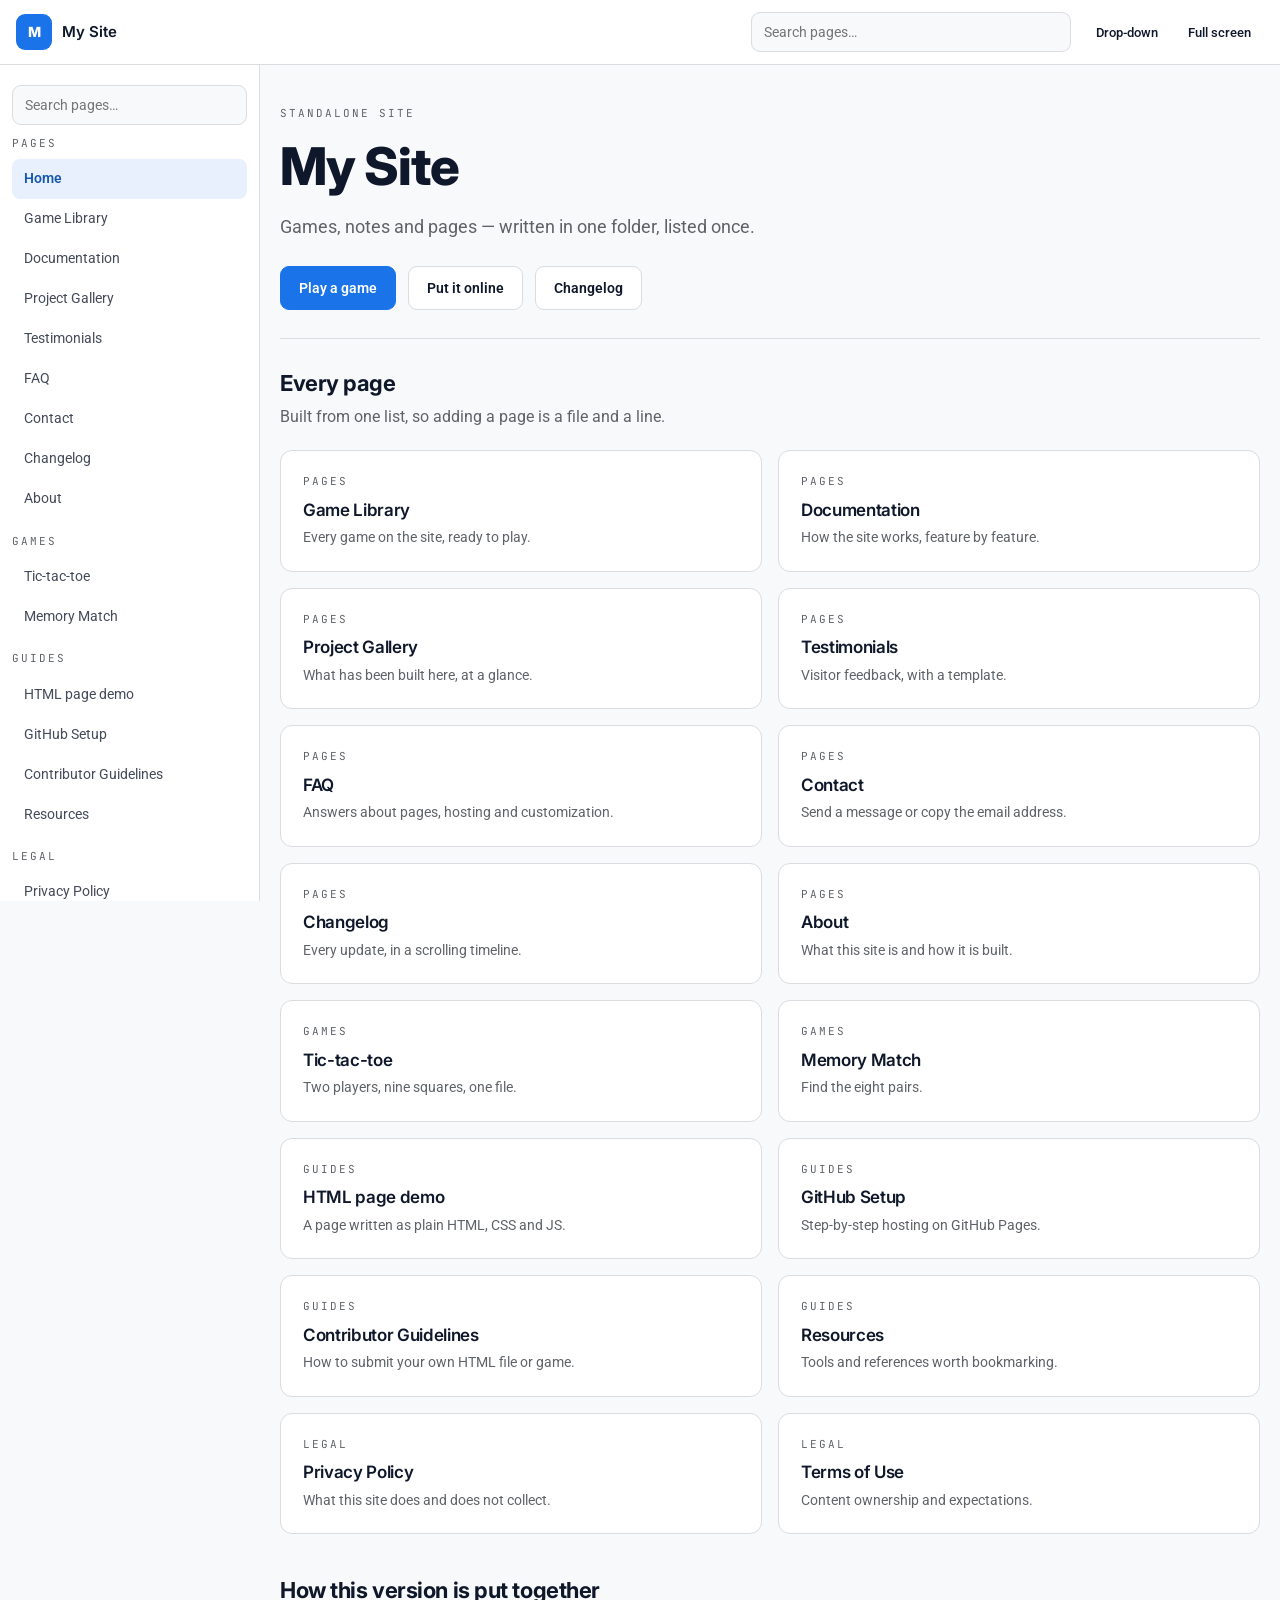
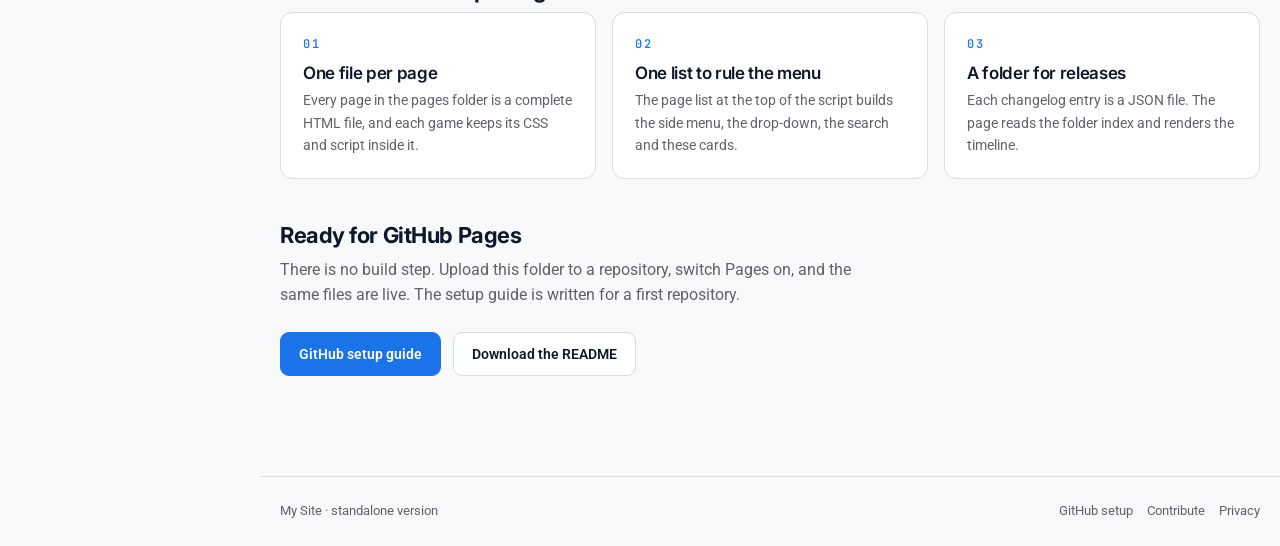
<file: index.html>
<!doctype html>
<html lang="en" data-menu="side">
  <head>
    <meta charset="utf-8" />
    <meta name="viewport" content="width=device-width, initial-scale=1" />
    <title>My Site — home</title>
    <meta name="description" content="A simple site: games, info pages and notes, all in one place." />
    <link rel="stylesheet" href="./assets/site.css" />
  </head>
  <body data-root=".">
    <header id="site-header"></header>

    <div class="site-body">
      <aside id="site-sidebar"></aside>

      <div class="main">
        <main class="page">
          <div class="page-head">
            <p class="mono">Standalone site</p>
            <h1 id="site-title">My Site</h1>
            <p class="lead" id="site-tagline">
              Games, notes and pages — written in one folder, listed once. This copy is plain HTML, CSS and
              JavaScript, ready for GitHub Pages.
            </p>
            <div class="btn-row">
              <a class="btn btn-primary" href="./pages/games.html">Play a game</a>
              <a class="btn" href="./pages/github-setup.html">Put it online</a>
              <a class="btn" href="./pages/changelog.html">Changelog</a>
            </div>
          </div>

          <section class="section">
            <h2>Every page</h2>
            <p>Built from one list, so adding a page is a file and a line.</p>
            <div class="grid-2" id="home-cards" style="margin-top: 20px"></div>
          </section>

          <section class="section">
            <h2>How this version is put together</h2>
            <div class="grid-3">
              <div class="card">
                <span class="step-num mono">01</span>
                <h3>One file per page</h3>
                <p>Every page in the pages folder is a complete HTML file, and each game keeps its CSS and script inside it.</p>
              </div>
              <div class="card">
                <span class="step-num mono">02</span>
                <h3>One list to rule the menu</h3>
                <p>The page list at the top of the script builds the side menu, the drop-down, the search and these cards.</p>
              </div>
              <div class="card">
                <span class="step-num mono">03</span>
                <h3>A folder for releases</h3>
                <p>Each changelog entry is a JSON file. The page reads the folder index and renders the timeline.</p>
              </div>
            </div>
          </section>

          <section class="section">
            <h2>Ready for GitHub Pages</h2>
            <p>
              There is no build step. Upload this folder to a repository, switch Pages on, and the same files are
              live. The setup guide is written for a first repository.
            </p>
            <div class="btn-row">
              <a class="btn btn-primary" href="./pages/github-setup.html">GitHub setup guide</a>
              <a class="btn" href="./README.md" download>Download the README</a>
            </div>
          </section>
        </main>

        <footer id="site-footer"></footer>
      </div>
    </div>

    <button type="button" class="exit-btn" data-action="exit-fullscreen">Exit full screen</button>

    <script src="./assets/app.js"></script>
  </body>
</html>
</file>
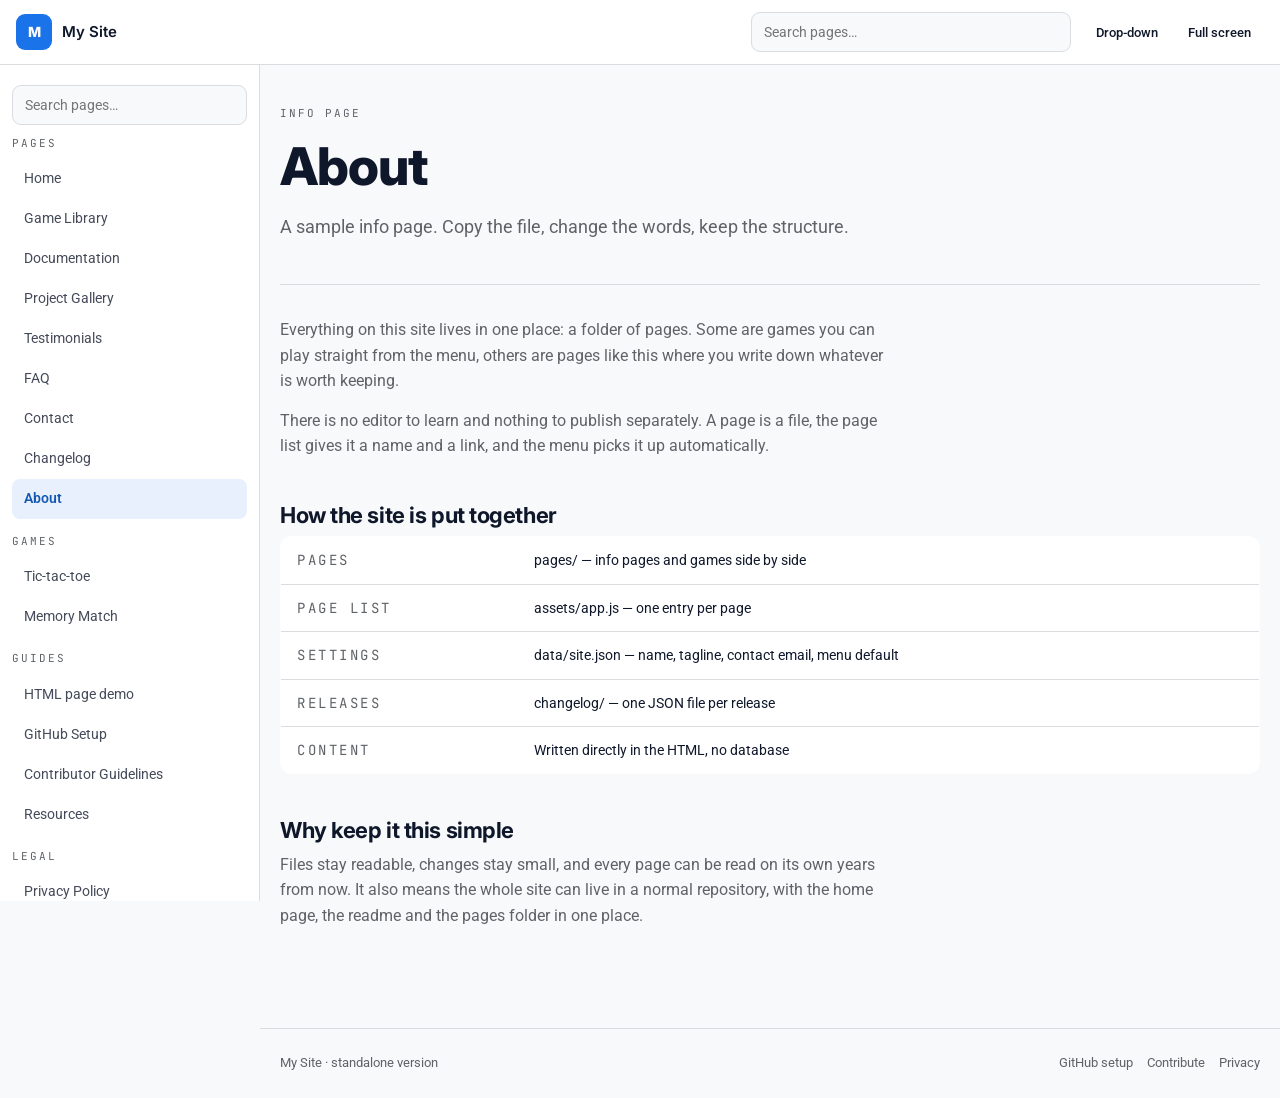
<file: pages/about.html>
<!doctype html>
<html lang="en" data-menu="side">
  <head>
    <meta charset="utf-8" />
    <meta name="viewport" content="width=device-width, initial-scale=1" />
    <title>About — My Site</title>
    <link rel="stylesheet" href="../assets/site.css" />
  </head>
  <body data-root="..">
    <header id="site-header"></header>

    <div class="site-body">
      <aside id="site-sidebar"></aside>

      <div class="main">
        <main class="page">
          <div class="page-head">
            <p class="mono">Info page</p>
            <h1>About</h1>
            <p class="lead">A sample info page. Copy the file, change the words, keep the structure.</p>
          </div>

          <section class="section">
            <p>
              Everything on this site lives in one place: a folder of pages. Some are games you can play straight from
              the menu, others are pages like this where you write down whatever is worth keeping.
            </p>
            <p>
              There is no editor to learn and nothing to publish separately. A page is a file, the page list gives it a
              name and a link, and the menu picks it up automatically.
            </p>
          </section>

          <section class="section">
            <h2>How the site is put together</h2>
            <table class="table">
              <tbody>
                <tr><td class="mono">Pages</td><td>pages/ — info pages and games side by side</td></tr>
                <tr><td class="mono">Page list</td><td>assets/app.js — one entry per page</td></tr>
                <tr><td class="mono">Settings</td><td>data/site.json — name, tagline, contact email, menu default</td></tr>
                <tr><td class="mono">Releases</td><td>changelog/ — one JSON file per release</td></tr>
                <tr><td class="mono">Content</td><td>Written directly in the HTML, no database</td></tr>
              </tbody>
            </table>
          </section>

          <section class="section">
            <h2>Why keep it this simple</h2>
            <p>
              Files stay readable, changes stay small, and every page can be read on its own years from now. It also
              means the whole site can live in a normal repository, with the home page, the readme and the pages folder
              in one place.
            </p>
          </section>
        </main>

        <footer id="site-footer"></footer>
      </div>
    </div>

    <button type="button" class="exit-btn" data-action="exit-fullscreen">Exit full screen</button>
    <script src="../assets/app.js"></script>
  </body>
</html>
</file>
<file: assets/site.css>
@import url('https://fonts.googleapis.com/css2?family=Inter:wght@400;500;600;700;800&family=Roboto:wght@400;500;700&family=JetBrains+Mono:wght@400;500&display=swap');

/* ---------------------------------------------------------------
   Tokens — change these to restyle the whole standalone site
   --------------------------------------------------------------- */
:root {
  --bg: #f8f9fa;
  --card: #ffffff;
  --ink: #0f172a;
  --muted: #5f6368;
  --line: #dadce0;
  --blue: #1a73e8;
  --blue-dark: #1558b0;
  --blue-soft: #e8f0fe;
  --radius: 12px;
  --mono: 'JetBrains Mono', ui-monospace, Menlo, Consolas, monospace;
  --max: 1024px;
}

* { box-sizing: border-box; }

html { scroll-behavior: smooth; }

body {
  margin: 0;
  background: var(--bg);
  color: var(--ink);
  font-family: 'Roboto', 'Inter', system-ui, -apple-system, 'Segoe UI', sans-serif;
  font-size: 17px;
  line-height: 1.6;
  -webkit-font-smoothing: antialiased;
}

h1, h2, h3 { font-family: 'Inter', system-ui, sans-serif; letter-spacing: -0.02em; line-height: 1.15; margin: 0; }
h1 { font-size: clamp(32px, 4.6vw, 52px); font-weight: 800; }
h2 { font-size: 22px; font-weight: 700; }
h3 { font-size: 17px; font-weight: 600; }
p { margin: 0 0 14px; }
a { color: var(--blue); }
img { max-width: 100%; display: block; }
:focus-visible { outline: 2px solid var(--blue); outline-offset: 2px; }

.mono { font-family: var(--mono); font-size: 11px; letter-spacing: 0.18em; text-transform: uppercase; color: var(--muted); }
.muted { color: var(--muted); }
.sr-only {
  position: absolute; width: 1px; height: 1px; padding: 0; margin: -1px;
  overflow: hidden; clip: rect(0, 0, 0, 0); white-space: nowrap; border: 0;
}

/* ------------------------------ top bar ------------------------------ */
.topbar {
  position: sticky; top: 0; z-index: 40;
  background: rgba(255, 255, 255, 0.92);
  border-bottom: 1px solid var(--line);
  backdrop-filter: blur(8px);
}
.topbar-inner {
  display: flex; align-items: center; gap: 12px;
  height: 64px; padding: 0 16px;
}
.brand { display: flex; align-items: center; gap: 10px; text-decoration: none; color: var(--ink); min-width: 0; }
.brand-mark {
  display: grid; place-items: center;
  width: 36px; height: 36px; border-radius: 9px;
  background: var(--blue); color: #fff;
  font-family: 'Inter', system-ui, sans-serif; font-weight: 800; font-size: 14px;
  flex: 0 0 auto;
}
.brand-name { font-family: 'Inter', system-ui, sans-serif; font-weight: 600; font-size: 15px; white-space: nowrap; overflow: hidden; text-overflow: ellipsis; }

.search { position: relative; display: block; flex: 1 1 auto; max-width: 320px; margin-left: auto; }
.search input {
  width: 100%; height: 40px; border-radius: 9px;
  border: 1px solid var(--line); background: var(--bg);
  padding: 0 12px; font-size: 14px; color: var(--ink);
  font-family: inherit;
}
.search input:focus { border-color: var(--blue); outline: none; box-shadow: 0 0 0 3px rgba(26, 115, 232, 0.18); }
.search-results {
  position: absolute; top: calc(100% + 6px); left: 0; right: 0;
  background: var(--card); border: 1px solid var(--line); border-radius: 10px;
  box-shadow: 0 18px 40px -22px rgba(15, 23, 42, 0.5);
  padding: 6px; z-index: 60; max-height: 320px; overflow-y: auto;
}
.search-item {
  display: flex; justify-content: space-between; gap: 10px; align-items: center;
  min-height: 40px; padding: 8px 10px; border-radius: 7px;
  color: var(--ink); text-decoration: none; font-size: 14px;
}
.search-item:hover { background: var(--blue-soft); }
.search-item span { font-family: var(--mono); font-size: 9px; letter-spacing: 0.14em; text-transform: uppercase; color: var(--muted); }
.search-empty { margin: 0; padding: 10px; font-size: 14px; color: var(--muted); }

.topbar-actions { display: flex; align-items: center; gap: 4px; flex: 0 0 auto; }
.icon-btn, .menu-btn {
  display: inline-flex; align-items: center; justify-content: center;
  min-height: 44px; min-width: 44px; padding: 0 12px;
  border-radius: 9px; border: 1px solid transparent; background: transparent;
  color: var(--ink); font-family: inherit; font-size: 13px; font-weight: 500;
  cursor: pointer;
}
.icon-btn:hover, .menu-btn:hover { background: #eef1f5; }
.menu-btn { border-color: var(--line); font-weight: 600; }

.pages-panel {
  position: absolute; right: 16px; top: calc(100% + 8px);
  width: 288px; background: var(--card); border: 1px solid var(--line);
  border-radius: var(--radius); padding: 12px;
  box-shadow: 0 24px 50px -26px rgba(15, 23, 42, 0.55);
  max-height: 74vh; overflow-y: auto;
}
.pages-panel .search { max-width: none; margin: 0 0 10px; }
.pages-panel .search-results { position: static; box-shadow: none; border: 0; padding: 2px 0 0; }

/* ------------------------------ navigation ------------------------------ */
.nav-group { margin: 14px 0 6px; }
.nav-group:first-child { margin-top: 0; }
.nav-link {
  display: flex; align-items: center; min-height: 40px; padding: 0 12px;
  border-radius: 8px; color: rgba(15, 23, 42, 0.78); text-decoration: none; font-size: 14px;
}
.nav-link:hover { background: #eef1f5; color: var(--ink); }
.nav-link.is-active { background: var(--blue-soft); color: var(--blue-dark); font-weight: 600; }

.side { display: none; }
@media (min-width: 900px) {
  html[data-menu="side"] .side {
    display: block; flex: 0 0 260px; width: 260px;
    border-right: 1px solid var(--line); background: var(--card);
    position: sticky; top: 64px; height: calc(100vh - 64px);
    overflow-y: auto; padding: 20px 12px 40px;
  }
  html[data-menu="side"] .side .search { max-width: none; margin: 0 0 10px; }
  html[data-menu="side"] .menu-btn { display: none; }
}
.site-body { display: flex; align-items: stretch; min-height: 60vh; }
.main { flex: 1 1 auto; min-width: 0; display: flex; flex-direction: column; }

/* ------------------------------ page content ------------------------------ */
.page { width: 100%; max-width: var(--max); margin: 0 auto; padding: 40px 20px 32px; flex: 1 1 auto; }
.page-head { border-bottom: 1px solid var(--line); padding-bottom: 28px; margin-bottom: 32px; }
.page-head h1 { margin-top: 12px; }
.lead { margin-top: 16px; font-size: 18px; line-height: 1.65; color: var(--muted); max-width: 64ch; }
.section { margin-bottom: 44px; }
.section > h2 { margin-bottom: 8px; }
.section > p { max-width: 68ch; color: var(--muted); font-size: 16px; }

.grid-2 { display: grid; gap: 16px; grid-template-columns: 1fr; }
.grid-3 { display: grid; gap: 16px; grid-template-columns: 1fr; }
@media (min-width: 720px) {
  .grid-2 { grid-template-columns: 1fr 1fr; }
  .grid-3 { grid-template-columns: repeat(3, 1fr); }
}

.card {
  background: var(--card); border: 1px solid var(--line);
  border-radius: var(--radius); padding: 22px;
}
a.card { display: block; text-decoration: none; color: var(--ink); transition: border-color 0.15s, transform 0.15s, box-shadow 0.15s; }
a.card:hover { border-color: rgba(26, 115, 232, 0.45); transform: translateY(-2px); box-shadow: 0 18px 36px -26px rgba(15, 23, 42, 0.5); }
.card h3 { margin-bottom: 6px; }
.card p { margin: 0; font-size: 14px; line-height: 1.6; color: var(--muted); }
.card .mono { display: block; margin-bottom: 10px; }

.step-num { font-family: var(--mono); font-size: 12px; color: var(--blue); font-weight: 500; }

.btn {
  display: inline-flex; align-items: center; gap: 8px;
  min-height: 44px; padding: 0 18px; border-radius: 9px;
  border: 1px solid var(--line); background: var(--card); color: var(--ink);
  font-family: inherit; font-size: 14px; font-weight: 600; text-decoration: none; cursor: pointer;
}
.btn:hover { background: #eef1f5; }
.btn-primary { background: var(--blue); border-color: var(--blue); color: #fff; }
.btn-primary:hover { background: var(--blue-dark); }
.btn-row { display: flex; flex-wrap: wrap; gap: 12px; margin-top: 24px; }

/* code blocks */
.code { background: #0f172a; color: #e2e8f0; border-radius: var(--radius); overflow: hidden; margin: 14px 0; border: 1px solid #1e293b; }
.code-head { display: flex; justify-content: space-between; align-items: center; gap: 12px; padding: 8px 14px; border-bottom: 1px solid rgba(255, 255, 255, 0.1); font-family: var(--mono); font-size: 10px; letter-spacing: 0.16em; text-transform: uppercase; color: #94a3b8; }
.code pre { margin: 0; padding: 16px; overflow-x: auto; font-family: var(--mono); font-size: 12.5px; line-height: 1.7; }
.code button { background: transparent; border: 0; color: #cbd5e1; font-family: inherit; font-size: 11px; cursor: pointer; padding: 4px 8px; border-radius: 6px; }
.code button:hover { background: rgba(255, 255, 255, 0.1); }

/* lists */
.list-check { list-style: none; margin: 0; padding: 0; }
.list-check li { position: relative; padding-left: 26px; margin-bottom: 8px; font-size: 15px; color: rgba(15, 23, 42, 0.85); }
.list-check li::before { content: "✓"; position: absolute; left: 0; top: 0; color: var(--blue); font-weight: 700; }

.table { width: 100%; border-collapse: collapse; background: var(--card); border: 1px solid var(--line); border-radius: var(--radius); overflow: hidden; }
.table th, .table td { text-align: left; padding: 12px 16px; border-bottom: 1px solid var(--line); font-size: 14px; vertical-align: top; }
.table th { font-family: var(--mono); font-size: 10px; letter-spacing: 0.18em; text-transform: uppercase; color: var(--muted); background: #f1f3f4; }
.table tr:last-child td { border-bottom: 0; }

.badge { display: inline-block; padding: 2px 8px; border-radius: 999px; background: var(--blue-soft); color: var(--blue-dark); font-family: var(--mono); font-size: 9px; letter-spacing: 0.14em; text-transform: uppercase; }

details.faq { background: var(--card); border: 1px solid var(--line); border-radius: var(--radius); padding: 16px 20px; margin-bottom: 10px; }
details.faq summary { cursor: pointer; font-weight: 600; font-size: 15px; list-style: none; display: flex; justify-content: space-between; gap: 16px; }
details.faq summary::-webkit-details-marker { display: none; }
details.faq summary::after { content: "+"; font-family: var(--mono); color: var(--muted); }
details.faq[open] summary::after { content: "−"; }
details.faq p { margin: 10px 0 0; font-size: 15px; color: var(--muted); }

.tile { text-decoration: none; color: var(--ink); display: block; border: 1px solid var(--line); border-radius: var(--radius); overflow: hidden; background: var(--card); transition: transform 0.15s, box-shadow 0.15s; }
.tile:hover { transform: translateY(-2px); box-shadow: 0 18px 36px -26px rgba(15, 23, 42, 0.5); }
.tile-art { height: 132px; display: flex; align-items: flex-end; padding: 14px; }
.tile-body { padding: 16px 18px 20px; }
.tile-body h3 { margin-bottom: 4px; }
.tile-body p { margin: 0; font-size: 14px; color: var(--muted); }

.quote { background: var(--card); border: 1px solid var(--line); border-radius: var(--radius); padding: 22px; }
.quote blockquote { margin: 0; font-size: 16px; line-height: 1.65; }
.quote figcaption { margin-top: 16px; padding-top: 14px; border-top: 1px solid var(--line); font-size: 14px; font-weight: 600; }
.quote figcaption span { display: block; margin-top: 2px; font-family: var(--mono); font-size: 10px; letter-spacing: 0.16em; text-transform: uppercase; color: var(--muted); font-weight: 400; }

/* changelog frame */
.changelog-frame { max-height: 560px; overflow-y: auto; background: var(--card); border: 1px solid var(--line); border-radius: var(--radius); padding: 22px; }
.changelog-frame ol { list-style: none; margin: 0; padding: 0 0 0 20px; border-left: 1px solid var(--line); }
.changelog-frame li { position: relative; padding-bottom: 26px; }
.changelog-frame li::before { content: ""; position: absolute; left: -26px; top: 6px; width: 10px; height: 10px; border-radius: 50%; background: var(--blue); border: 2px solid var(--card); }
.entry-head { display: flex; flex-wrap: wrap; align-items: center; gap: 10px; }
.entry-version { font-family: var(--mono); font-size: 11px; font-weight: 500; }
.entry-date { font-family: var(--mono); font-size: 10px; letter-spacing: 0.16em; text-transform: uppercase; color: var(--muted); }
.entry-title { margin-top: 8px; font-size: 17px; font-weight: 600; font-family: 'Inter', system-ui, sans-serif; }
.entry-summary { margin: 4px 0 0; font-size: 14px; color: var(--muted); }
.entry-items { margin: 8px 0 0; padding-left: 18px; font-size: 14px; color: rgba(15, 23, 42, 0.82); }
.entry-items li { padding-bottom: 2px; }
.entry-items li::before { display: none; }

/* contact */
.field { display: block; margin-bottom: 16px; }
.field span { display: block; font-family: var(--mono); font-size: 10px; letter-spacing: 0.18em; text-transform: uppercase; color: var(--muted); margin-bottom: 6px; }
.field input, .field textarea { width: 100%; border: 1px solid var(--line); border-radius: 9px; background: var(--bg); padding: 10px 12px; font-family: inherit; font-size: 15px; color: var(--ink); }
.field textarea { min-height: 160px; resize: vertical; }
.field input:focus, .field textarea:focus { border-color: var(--blue); outline: none; box-shadow: 0 0 0 3px rgba(26, 115, 232, 0.18); }

/* games */
.game-wrap { max-width: 460px; }
.game-bar { display: flex; align-items: center; justify-content: space-between; gap: 12px; margin-bottom: 14px; }
.game-status { font-size: 14px; font-weight: 600; }
.board { display: grid; grid-template-columns: repeat(3, 1fr); gap: 8px; }
.cell {
  aspect-ratio: 1 / 1; display: grid; place-items: center;
  background: var(--bg); border: 1px solid var(--line); border-radius: 9px;
  font-family: 'Inter', system-ui, sans-serif; font-size: 30px; font-weight: 700; color: var(--ink);
  cursor: pointer; padding: 0;
}
.cell:hover:not(:disabled) { background: #eef1f5; }
.cell:disabled { cursor: default; }
.cell.win { border-color: var(--blue); background: var(--blue-soft); color: var(--blue-dark); }
.stats { display: grid; grid-template-columns: repeat(3, 1fr); gap: 8px; margin-top: 14px; padding-top: 14px; border-top: 1px solid var(--line); }
.stat { background: #f1f3f4; border-radius: 9px; padding: 8px 12px; text-align: center; }
.stat span { display: block; font-family: var(--mono); font-size: 9px; letter-spacing: 0.14em; text-transform: uppercase; color: var(--muted); }
.stat strong { font-size: 18px; }

.memory-grid { display: grid; grid-template-columns: repeat(4, 1fr); gap: 8px; }
.memory-card {
  aspect-ratio: 1 / 1; display: grid; place-items: center;
  border: 1px solid var(--line); border-radius: 9px; background: var(--bg);
  font-size: 22px; cursor: pointer; padding: 0;
}
.memory-card .face { opacity: 0; transition: opacity 0.15s; }
.memory-card.open .face, .memory-card.matched .face { opacity: 1; }
.memory-card.matched { border-color: rgba(26, 115, 232, 0.5); background: var(--blue-soft); cursor: default; }

/* footer */
.footer { border-top: 1px solid var(--line); padding: 24px 20px; margin-top: 24px; }
.footer-inner { max-width: var(--max); margin: 0 auto; display: flex; flex-wrap: wrap; gap: 8px; justify-content: space-between; align-items: center; font-size: 13px; color: var(--muted); }
.footer-inner a { color: var(--muted); text-decoration: none; margin-left: 14px; }
.footer-inner a:hover { color: var(--blue); }

/* full screen */
.exit-btn { display: none; }
html[data-immersive="true"] .topbar,
html[data-immersive="true"] .side,
html[data-immersive="true"] .footer { display: none; }
html[data-immersive="true"] .page { max-width: none; padding: 20px 16px; }
html[data-immersive="true"] .exit-btn {
  display: inline-flex; align-items: center; gap: 8px;
  position: fixed; right: 16px; top: 16px; z-index: 80;
  min-height: 44px; padding: 0 16px; border-radius: 999px;
  border: 1px solid var(--line); background: rgba(255, 255, 255, 0.96);
  font-family: inherit; font-size: 14px; font-weight: 600; cursor: pointer;
  box-shadow: 0 10px 24px -14px rgba(15, 23, 42, 0.6);
}

@media (prefers-reduced-motion: reduce) {
  * { transition: none !important; animation: none !important; scroll-behavior: auto !important; }
}
</file>
